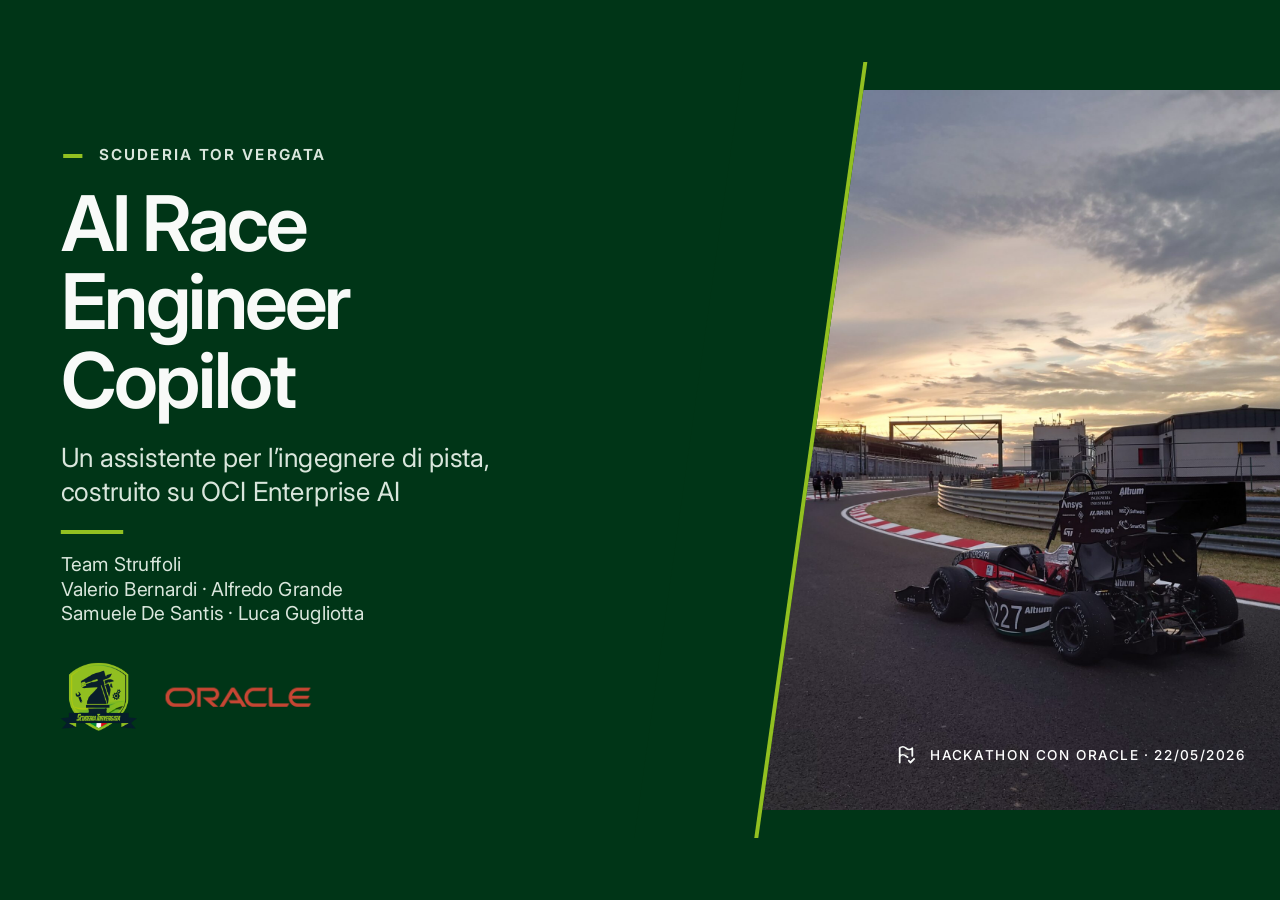
<file: index.html>
<!DOCTYPE html>
<html lang="it">
<head>
  <meta charset="UTF-8">
  <meta http-equiv="refresh" content="0; url=SLIDES/SLIDE%20FINALI/AI_Race_Engineer_Copilot.html">
  <link rel="canonical" href="SLIDES/SLIDE%20FINALI/AI_Race_Engineer_Copilot.html">
  <meta name="viewport" content="width=device-width, initial-scale=1.0">
  <title>AI Race Engineer Copilot — Presentazione</title>
  <script>
    window.location.replace("SLIDES/SLIDE%20FINALI/AI_Race_Engineer_Copilot.html");
  </script>
  <style>
    body {
      margin: 0;
      padding: 0;
      height: 100vh;
      display: flex;
      align-items: center;
      justify-content: center;
      background: #0f172a;
      color: #f8fafc;
      font-family: -apple-system, BlinkMacSystemFont, "Segoe UI", Roboto, "Helvetica Neue", Arial, sans-serif;
      text-align: center;
    }
    .card {
      background: #1e293b;
      padding: 2.5rem;
      border-radius: 1rem;
      box-shadow: 0 10px 25px rgba(0, 0, 0, 0.5);
      border: 1px solid #334155;
      max-width: 450px;
    }
    h1 {
      font-size: 1.5rem;
      margin-bottom: 0.75rem;
      color: #38bdf8;
    }
    p {
      color: #94a3b8;
      font-size: 0.95rem;
      margin-bottom: 1.5rem;
    }
    a.button {
      display: inline-block;
      background: #0284c7;
      color: #ffffff;
      text-decoration: none;
      padding: 0.75rem 1.5rem;
      border-radius: 0.5rem;
      font-weight: 600;
      transition: background 0.2s;
    }
    a.button:hover {
      background: #0369a1;
    }
  </style>
</head>
<body>
  <div class="card">
    <h1>AI Race Engineer Copilot</h1>
    <p>Reindirizzamento automatico alla presentazione in corso...</p>
    <a class="button" href="SLIDES/SLIDE%20FINALI/AI_Race_Engineer_Copilot.html">Apri le Slide</a>
  </div>
</body>
</html>
</file>
